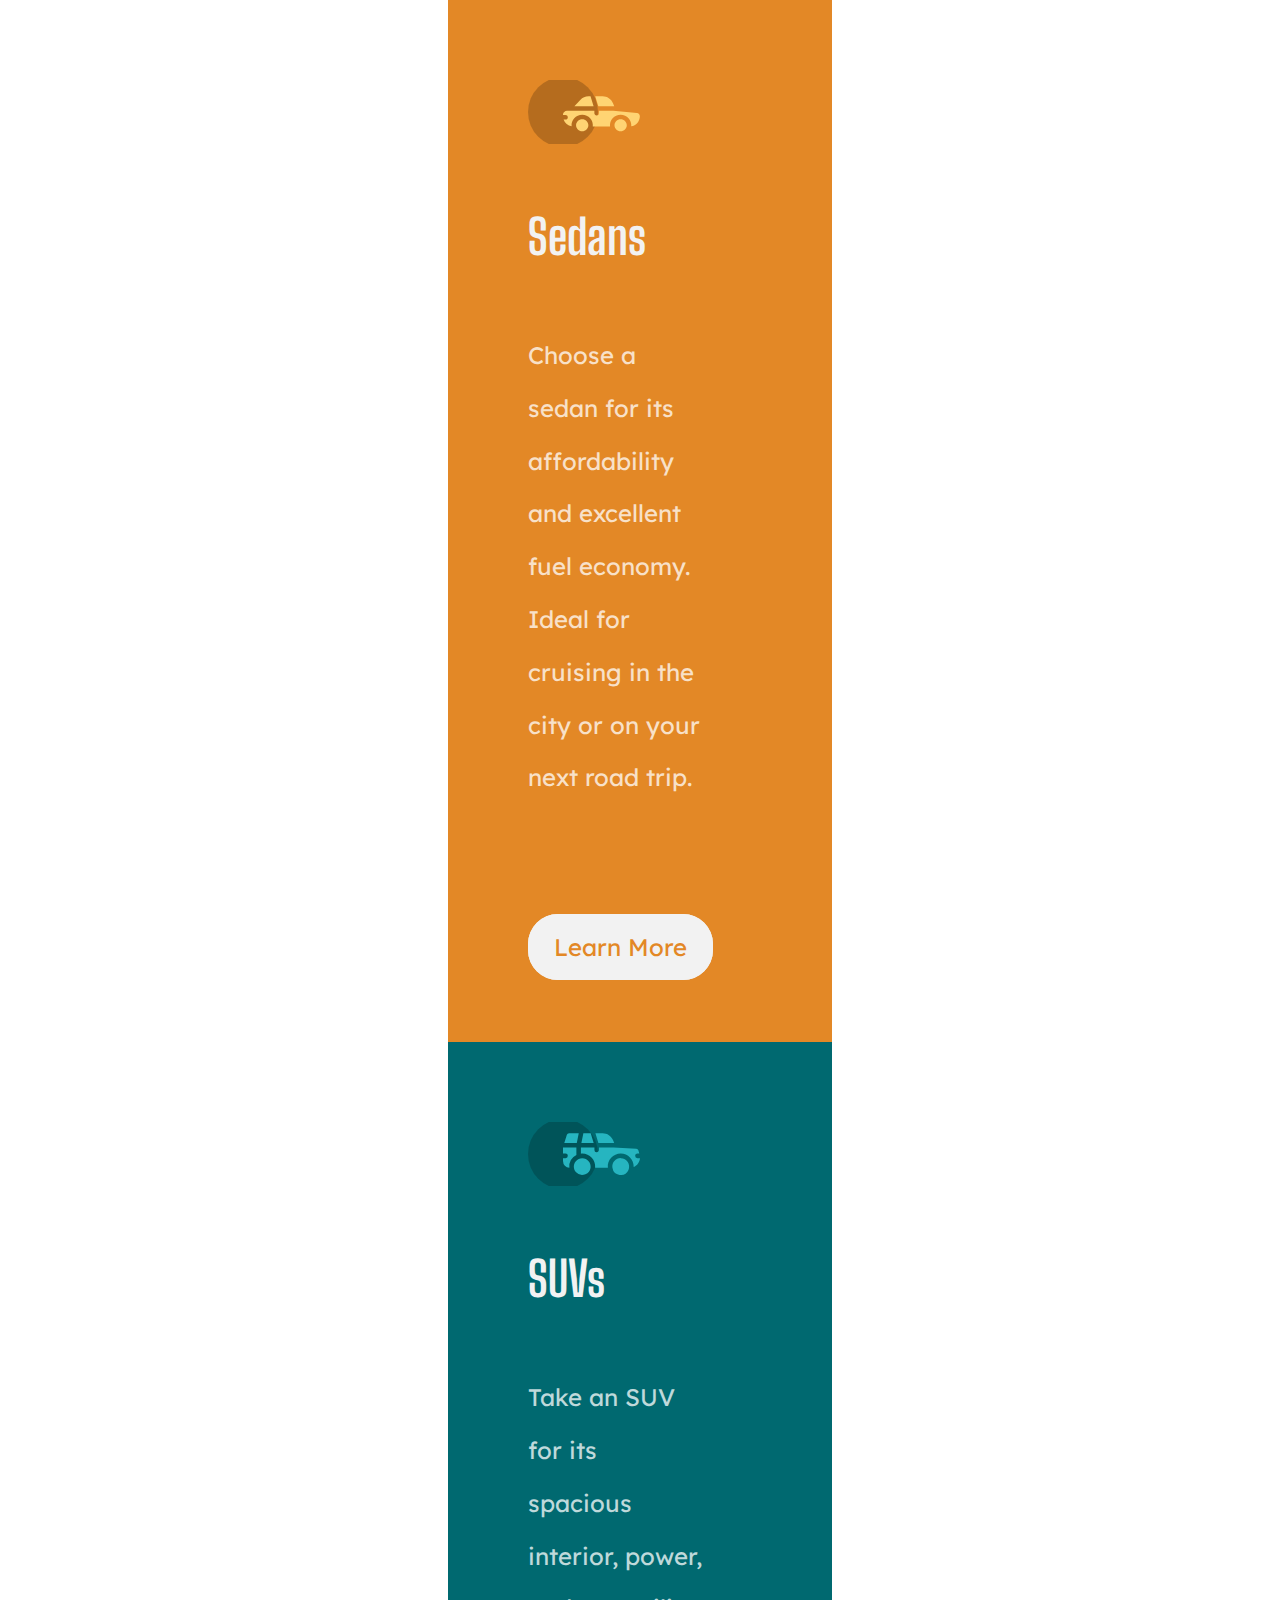
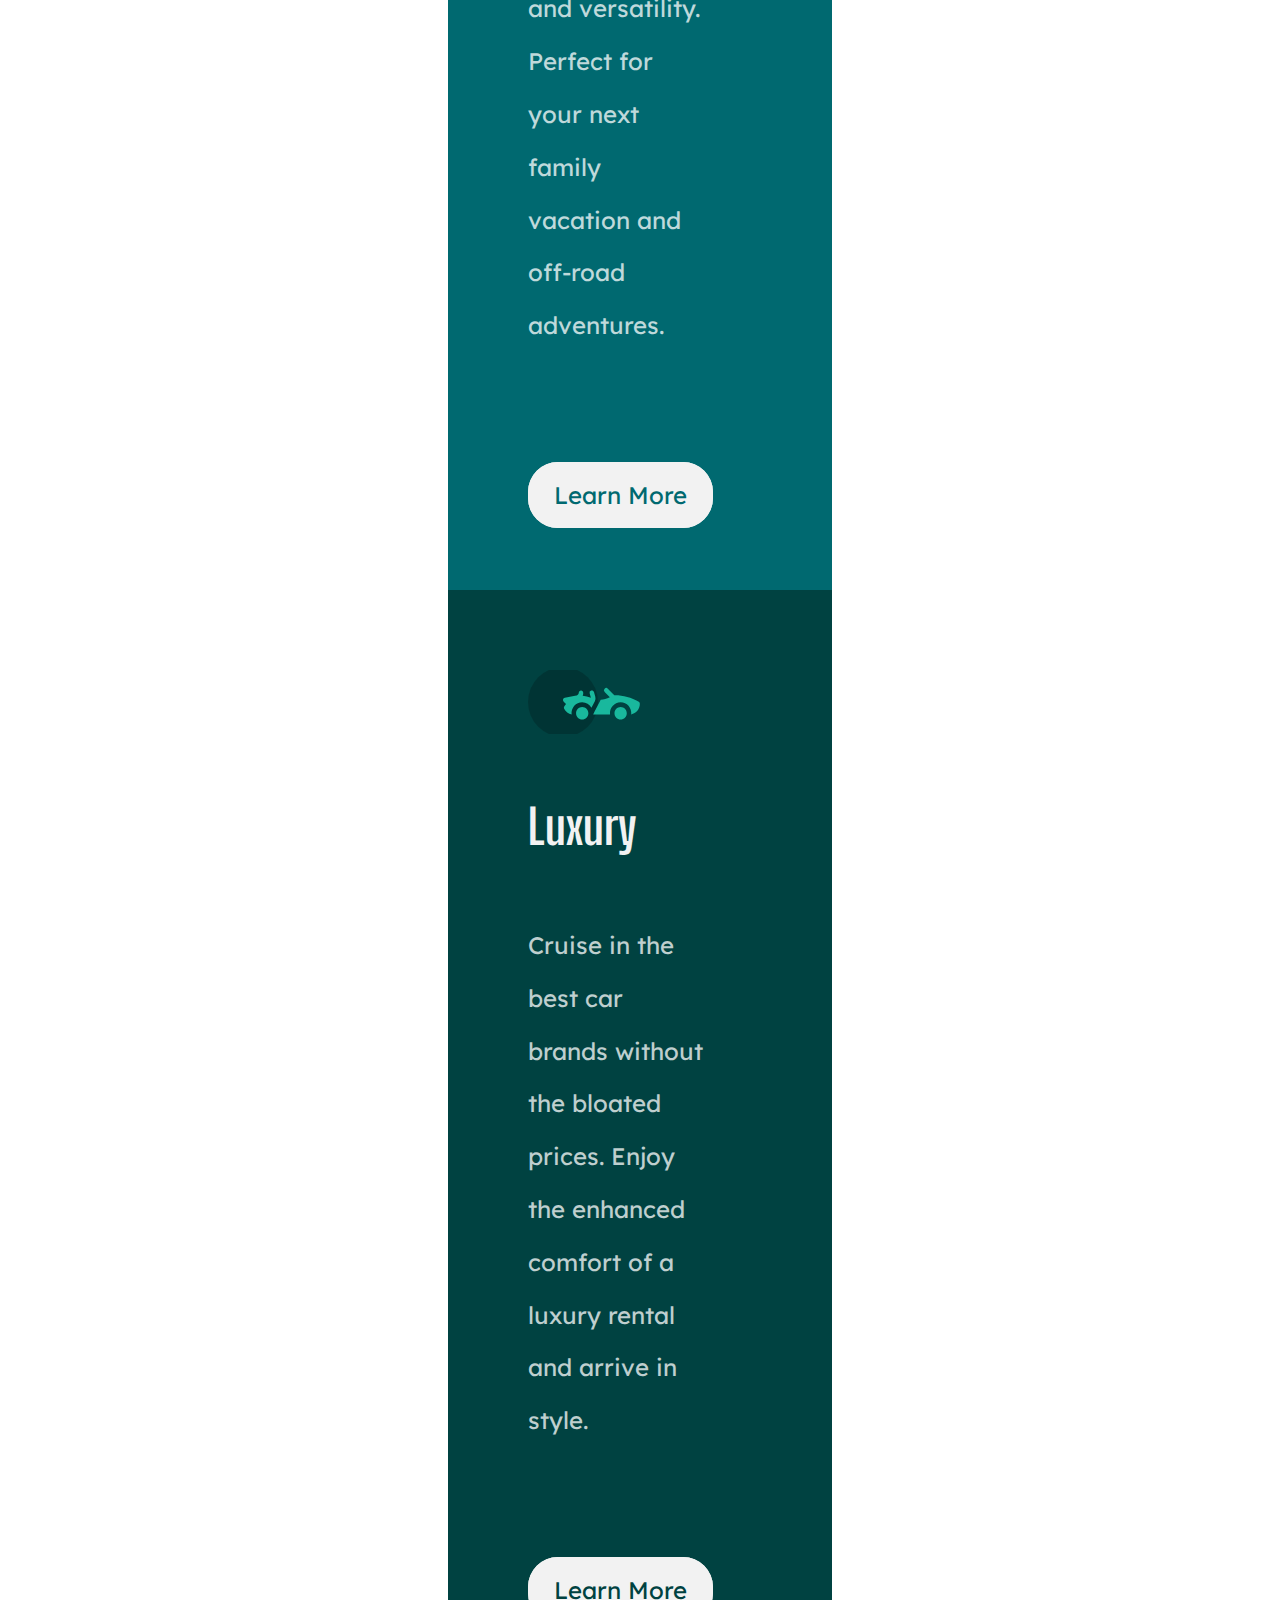
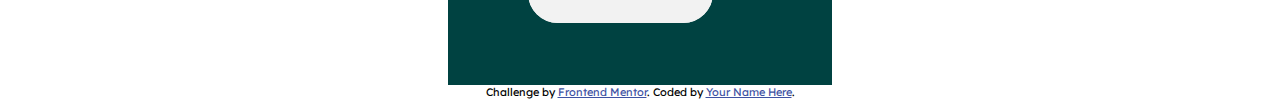
<file: 3-column-preview-card-component-main/index.html>
<!DOCTYPE html>
<html lang="en">
  <head>
    <meta charset="UTF-8" />
    <meta name="viewport" content="width=device-width, initial-scale=1.0" />
    <title>Frontend Mentor | 3-column preview card component</title>
    <!-- displays site properly based on user's device -->
    <!-- Fav Icon -->
    <link
      rel="icon"
      type="image/png"
      sizes="32x32"
      href="./images/favicon-32x32.png"
    />

    <!-- Google Font CDN -->
    <link
      href="https://fonts.googleapis.com/css2?family=Big+Shoulders+Display:wght@700&family=Inter:wght@400;700&family=Lexend+Deca&display=swap"
      rel="stylesheet"
    />

    <!-- My Style -->
    <link rel="stylesheet" href="./resources/css/style.css" />
  </head>
  <body>
    <div class="colums">
      <div class="column column-sedans">
        <div
          class="car-icon"
          style="background-image: url(./resources/images/icon-sedans.svg)"
        ></div>
        <h1>Sedans</h1>
        <p>
          Choose a sedan for its affordability and excellent fuel economy. Ideal
          for cruising in the city or on your next road trip.
        </p>
        <a href="#" class="btn btn-sedans">Learn More</a>
      </div>
      <div class="column column-suvs">
        <div
          class="car-icon"
          style="background-image: url(./resources/images/icon-suvs.svg)"
        ></div>
        <h1>SUVs</h1>
        <p>
          Take an SUV for its spacious interior, power, and versatility. Perfect
          for your next family vacation and off-road adventures.
        </p>
        <a href="#" class="btn btn-suvs">Learn More</a>
      </div>
      <div class="column column-luxury">
        <div
          class="car-icon"
          style="background-image: url(./resources/images/icon-luxury.svg)"
        ></div>
        <h1>Luxury</h1>
        <p>
          Cruise in the best car brands without the bloated prices. Enjoy the
          enhanced comfort of a luxury rental and arrive in style.
        </p>
        <a href="#" class="btn btn-luxury">Learn More</a>
      </div>
    </div>

    <div class="attribution">
      Challenge by
      <a href="https://www.frontendmentor.io?ref=challenge" target="_blank"
        >Frontend Mentor</a
      >. Coded by <a href="#">Your Name Here</a>.
    </div>
  </body>
</html>
</file>
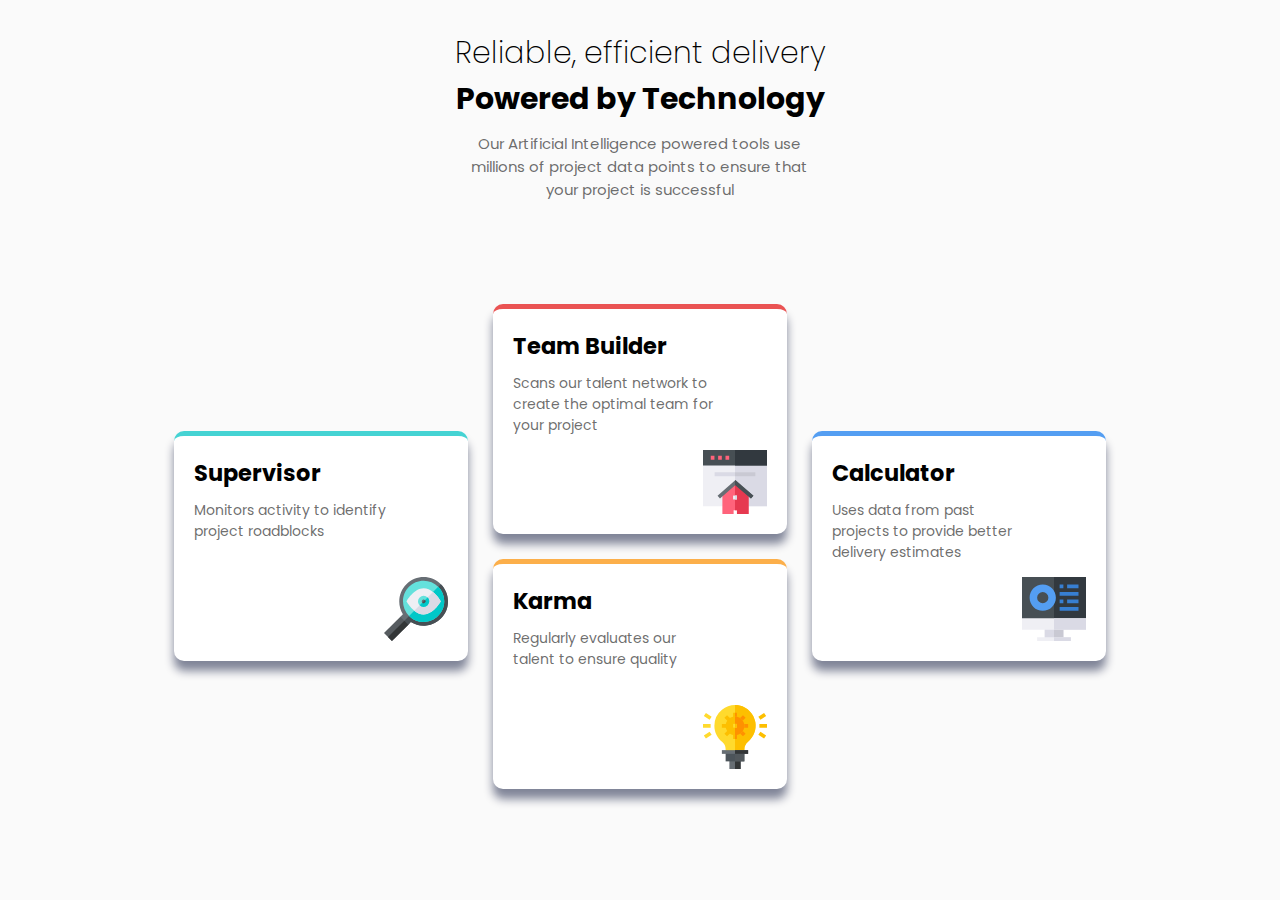
<file: four-card-feature-section-master/index.html>
<!DOCTYPE html>
<html lang="en">
  <head>
    <meta charset="UTF-8" />
    <meta name="viewport" content="width=device-width, initial-scale=1.0" />
    <title>Frontend Mentor | Four card feature section</title>
    <!-- displays site properly based on user's device -->

    <link
      rel="icon"
      type="image/png"
      sizes="32x32"
      href="./images/favicon-32x32.png"
    />

    <!-- Google font CDN -->
    <link
      href="https://fonts.googleapis.com/css2?family=Poppins:wght@200;400;600&display=swap"
      rel="stylesheet"
    />

    <link rel="stylesheet" href="./resources/css/style.css" />
  </head>
  <body>
    <div class="landing">
      <div class="hero">
        <h1>
          <span>Reliable, efficient delivery</span> <br />Powered by Technology
        </h1>
        <p>
          Our Artificial Intelligence powered tools use millions of project data
          points to ensure that your project is successful
        </p>
      </div>
      <div class="cards">
        <div class="container-side">
          <div class="card card-supervisor">
            <h2>Supervisor</h2>
            <p>Monitors activity to identify project roadblocks</p>
            <img
              src="./resources/images/icon-supervisor.svg"
              alt="Supervisor img"
            />
          </div>
        </div>
        <div class="container-middle">
          <div class="card card-teambuilder">
            <h2>Team Builder</h2>
            <p>
              Scans our talent network to create the optimal team for your
              project
            </p>
            <img
              src="./resources/images/icon-team-builder.svg"
              alt="Supervisor img"
            />
          </div>
          <div class="card card-karma">
            <h2>Karma</h2>
            <p>Regularly evaluates our talent to ensure quality</p>
            <img src="./resources/images/icon-karma.svg" alt="Supervisor img" />
          </div>
        </div>
        <div class="container-side">
          <div class="card card-calculator">
            <h2>Calculator</h2>
            <p>
              Uses data from past projects to provide better delivery estimates
            </p>
            <img
              src="./resources/images/icon-calculator.svg"
              alt="Supervisor img"
            />
          </div>
        </div>
      </div>
    </div>
  </body>
</html>
</file>
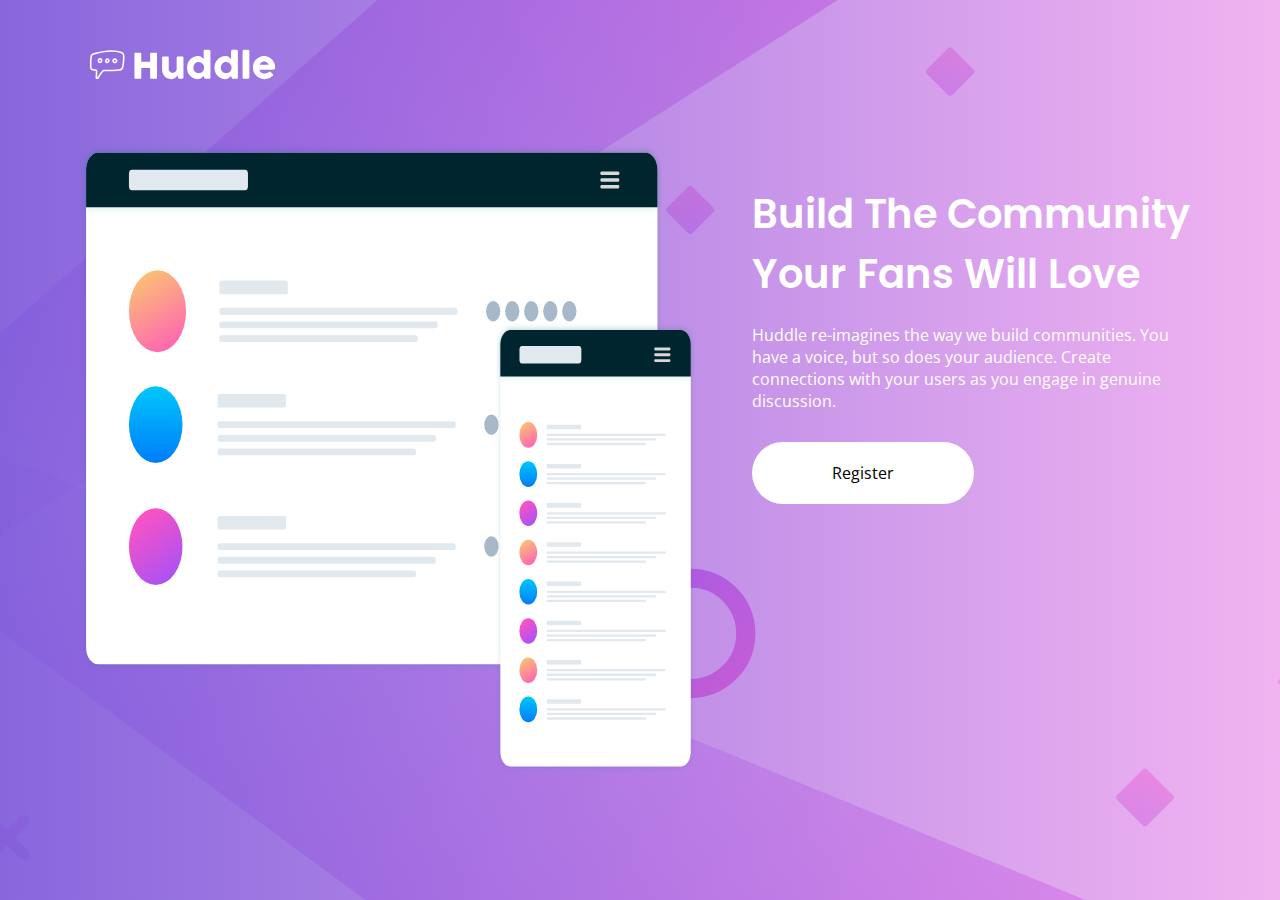
<file: huddle-landing-page-with-single-introductory-section-master/index.html>
<!DOCTYPE html>
<html lang="en">
  <head>
    <meta charset="UTF-8" />
    <meta name="viewport" content="width=device-width, initial-scale=1.0" />
    <!-- displays site properly based on user's device -->
    <title>
      Frontend Mentor | Huddle landing page with single introductory section
    </title>

    <!-- Fav Icon -->
    <link
      rel="icon"
      type="image/png"
      sizes="32x32"
      href="./images/favicon-32x32.png"
    />

    <!-- Font awesome CDN -->
    <link
      rel="stylesheet"
      href="https://use.fontawesome.com/releases/v5.15.4/css/all.css"
      integrity="sha384-DyZ88mC6Up2uqS4h/KRgHuoeGwBcD4Ng9SiP4dIRy0EXTlnuz47vAwmeGwVChigm"
      crossorigin="anonymous"
    />

    <!-- Google font CDN -->
    <link
      href="https://fonts.googleapis.com/css2?family=Open+Sans&family=Poppins:wght@400;600&display=swap"
      rel="stylesheet"
    />

    <!-- My style -->
    <link rel="stylesheet" href="./resources/css/style.css" />
  </head>
  <body>
    <div class="landing">
      <a href="#" class="Logo"
        ><img
          src="./resources/images/logo.svg"
          alt="Logo Image"
          class="logo__img"
      /></a>
      <div class="hero-box">
        <img
          src="./resources/images/illustration-mockups.svg"
          alt="Illustration Image"
          class="hero-box__img"
        />
        <div class="hero-box__text">
          <h1 class="heading-primary">
            Build The Community Your Fans Will Love
          </h1>
          <p class="paragraph">
            Huddle re-imagines the way we build communities. You have a voice,
            but so does your audience. Create connections with your users as you
            engage in genuine discussion.
          </p>
          <a href="#" class="btn">Register</a>
        </div>
      </div>
      <div class="sns-icons">
        <a href=""><i class="fab fa-facebook-square"></i></a>
        <a href=""><i class="fab fa-twitter-square"></i></a>
        <a href=""><i class="fab fa-instagram"></i></a>
      </div>
    </div>
  </body>
</html>
</file>
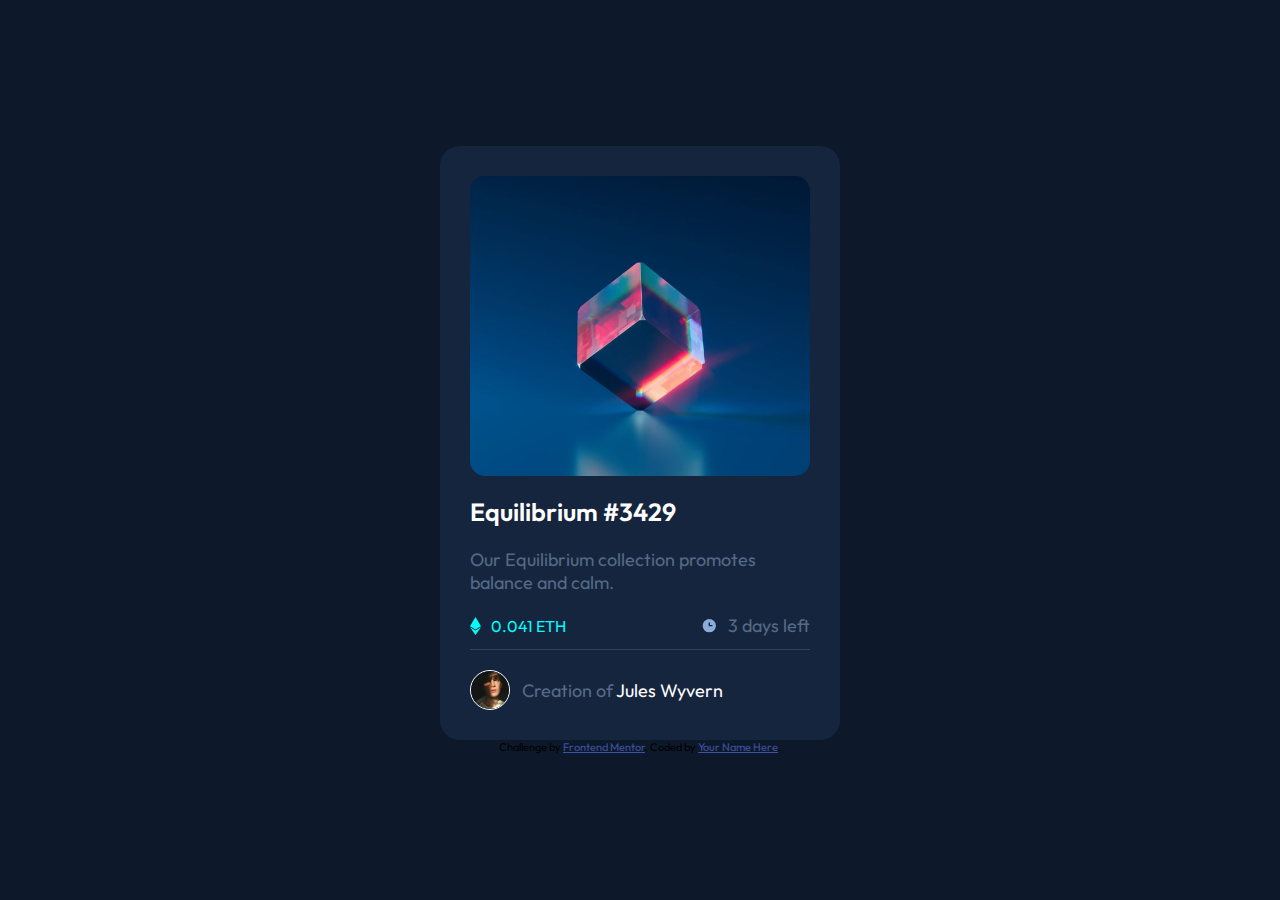
<file: nft-preview-card-component-main/index.html>
<!DOCTYPE html>
<html lang="en">
  <head>
    <meta charset="UTF-8" />
    <meta name="viewport" content="width=device-width, initial-scale=1.0" />
    <!-- displays site properly based on user's device -->

    <link
      rel="icon"
      type="image/png"
      sizes="32x32"
      href="./images/favicon-32x32.png"
    />

    <!-- Google Font CDN -->
    <link
      href="https://fonts.googleapis.com/css2?family=Lato:wght@100;300;400;700;900&family=Outfit:wght@300;400;600;700&display=swap"
      rel="stylesheet"
    />

    <title>Frontend Mentor | NFT preview card component</title>
    <link rel="stylesheet" href="./resources/css/style.css" />
  </head>
  <body>
    <div class="card">
      <div class="main">
        <img src="./resources/images/icon-view.svg" alt="Eye Icon" />
      </div>
      <h1>Equilibrium #3429</h1>
      <p class="description">
        Our Equilibrium collection promotes balance and calm.
      </p>
      <div class="price-container">
        <div class="price">
          <img
            src="./resources/images/icon-ethereum.svg"
            alt="Ethereum Icon"
          />0.041 ETH
        </div>
        <div class="due-date">
          <img src="./resources/images/icon-clock.svg" alt="Clock Icon" />
          <p>3 days left</p>
        </div>
      </div>
      <cite>
        <img src="./resources/images/image-avatar.png" alt="Avatar Img" />
        <p>Creation of <span>Jules Wyvern</span></p>
      </cite>
    </div>

    <div class="attribution">
      Challenge by
      <a href="https://www.frontendmentor.io?ref=challenge" target="_blank"
        >Frontend Mentor</a
      >. Coded by <a href="#">Your Name Here</a>.
    </div>
  </body>
</html>
</file>
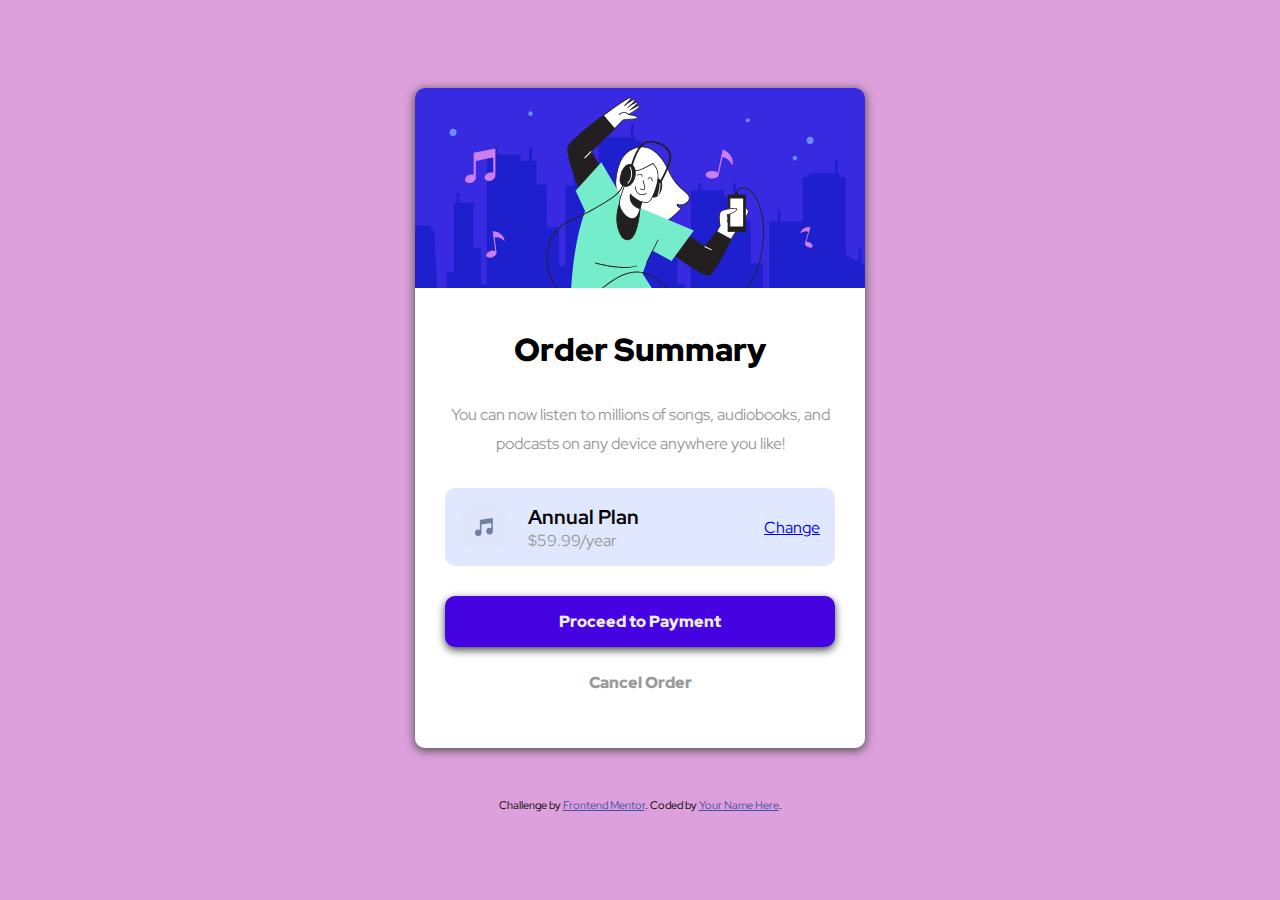
<file: order-summary-component-main/index.html>
<!DOCTYPE html>
<html lang="en">
  <head>
    <meta charset="UTF-8" />
    <meta name="viewport" content="width=device-width, initial-scale=1.0" />
    <!-- displays site properly based on user's device -->

    <link
      rel="icon"
      type="image/png"
      sizes="32x32"
      href="./images/favicon-32x32.png"
    />

    <title>Frontend Mentor | Order summary card</title>
    <!-- Google Font CDN -->
    <link
      href="https://fonts.googleapis.com/css2?family=Lato:wght@100;300;400;700;900&family=Outfit:wght@300;400;600;700&family=Red+Hat+Display:wght@500;700;900&display=swap"
      rel="stylesheet"
    />
    <!-- My Style -->
    <link rel="stylesheet" href="./sources/css/style.css" />
  </head>
  <body>
    <div class="card">
      <div class="card__header"></div>
      <div class="card__body">
        <h1 class="card__body__heading">Order Summary</h1>
        <p class="card__body__article">
          You can now listen to millions of songs, audiobooks, and podcasts on
          any device anywhere you like!
        </p>
        <div class="card__body__plan">
          <img src="./sources/images/icon-music.svg" alt="Music icon" />
          <div class="card__body__plan__details">
            <h2>Annual Plan</h2>
            <p>$59.99/year</p>
          </div>
          <a href="#">Change</a>
        </div>
        <a href="#" class="btn btn--blue">Proceed to Payment</a>
        <a href="#" class="btn btn--normal">Cancel Order</a>
      </div>
    </div>

    <div class="attribution">
      Challenge by
      <a href="https://www.frontendmentor.io?ref=challenge" target="_blank"
        >Frontend Mentor</a
      >. Coded by <a href="#">Your Name Here</a>.
    </div>
  </body>
</html>
</file>
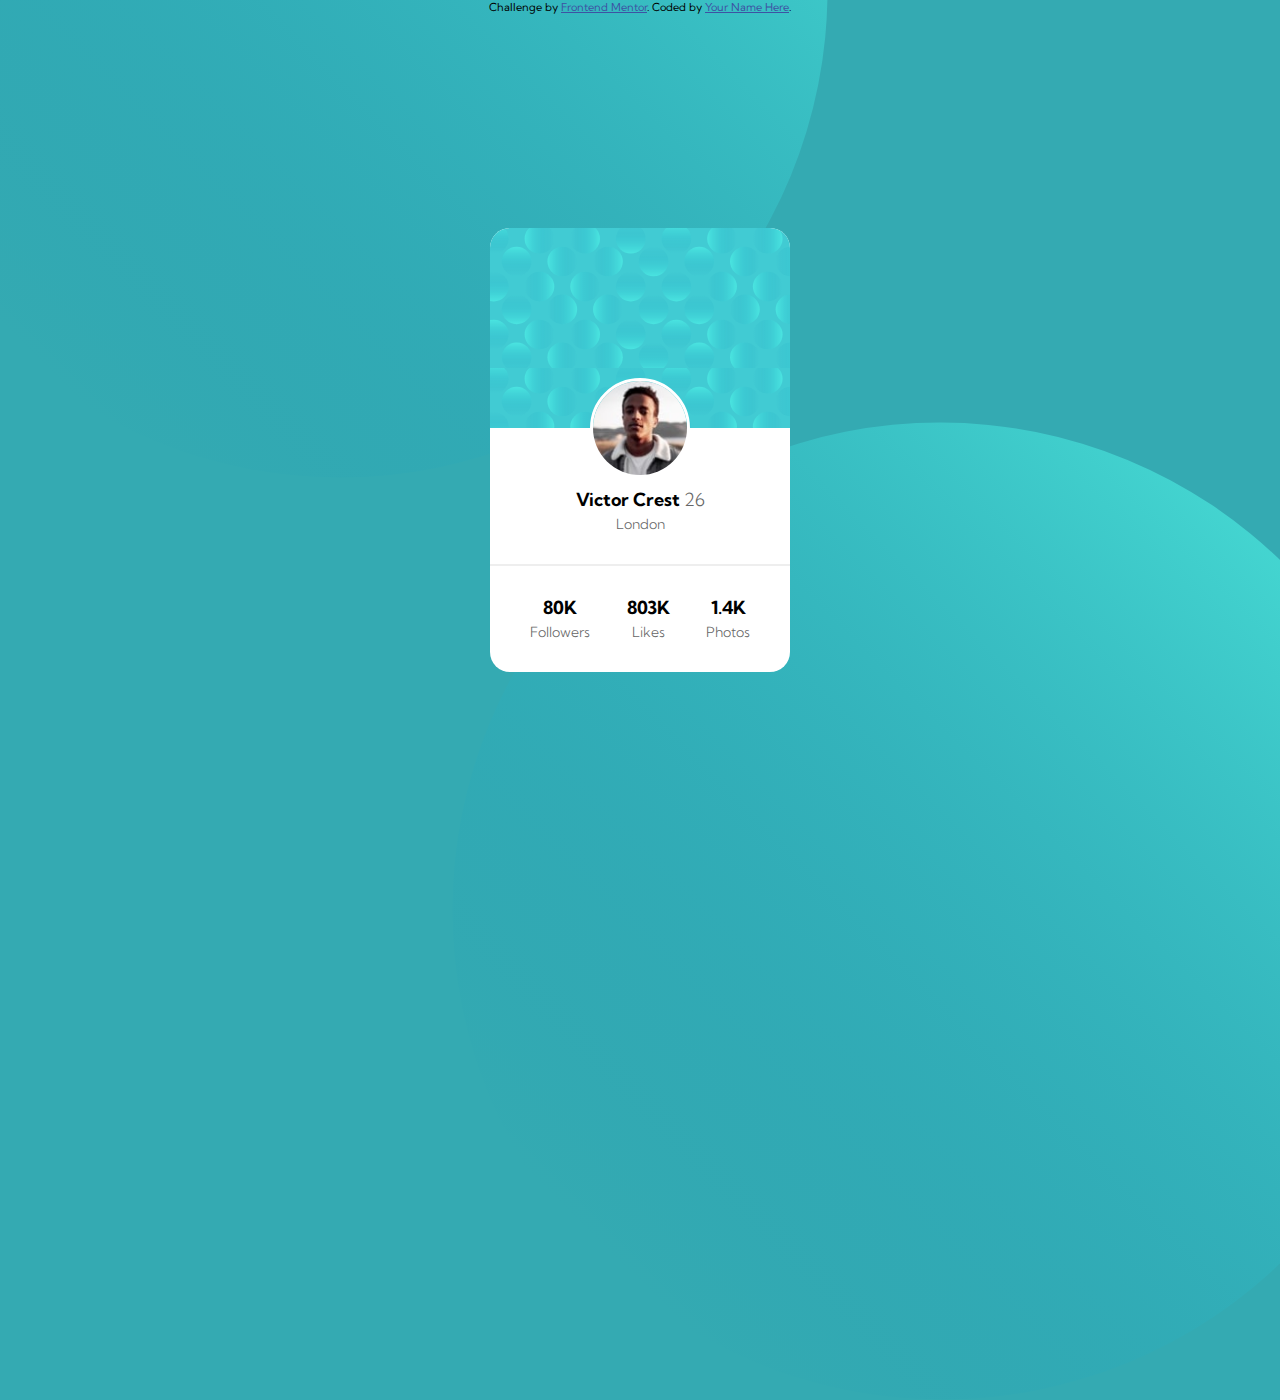
<file: profile-card-component-main/index.html>
<!DOCTYPE html>
<html lang="en">
  <head>
    <meta charset="UTF-8" />
    <meta name="viewport" content="width=device-width, initial-scale=1.0" />
    <!-- displays site properly based on user's device -->

    <!-- Fav Icon -->
    <link
      rel="icon"
      type="image/png"
      sizes="32x32"
      href="./images/favicon-32x32.png"
    />

    <!-- Google CDN -->
    <link
      href="https://fonts.googleapis.com/css2?family=Big+Shoulders+Display:wght@700&family=Inter:wght@400;700&family=Kumbh+Sans:wght@400;700&family=Lexend+Deca&display=swap"
      rel="stylesheet"
    />
    <title>Frontend Mentor | Profile card component</title>
    <link rel="stylesheet" href="./resrouces/css/style.css" />
  </head>
  <body>
    <img
      src="./resrouces/images/bg-pattern-top.svg"
      alt="background pattern img"
      class="pattern-top"
    />
    <img
      src="./resrouces/images/bg-pattern-top.svg"
      alt="background pattern img"
      class="pattern-bottom"
    />
    <div class="profile">
      <img src="./resrouces/images/image-victor.jpg" alt="image-victor" />
      <div class="profile-cover"></div>
      <div class="profile-main">
        <p>Victor Crest <span class="profile-age">26</span></p>
        <span>London</span>
      </div>
      <div class="profile-footer">
        <div class="stat">
          <p>80K</p>
          <span>Followers</span>
        </div>
        <div class="stat">
          <p>803K</p>
          <span>Likes</span>
        </div>
        <div class="stat">
          <p>1.4K</p>
          <span>Photos</span>
        </div>
      </div>
    </div>
    <div class="attribution">
      Challenge by
      <a href="https://www.frontendmentor.io?ref=challenge" target="_blank"
        >Frontend Mentor</a
      >. Coded by <a href="#">Your Name Here</a>.
    </div>
  </body>
</html>
</file>
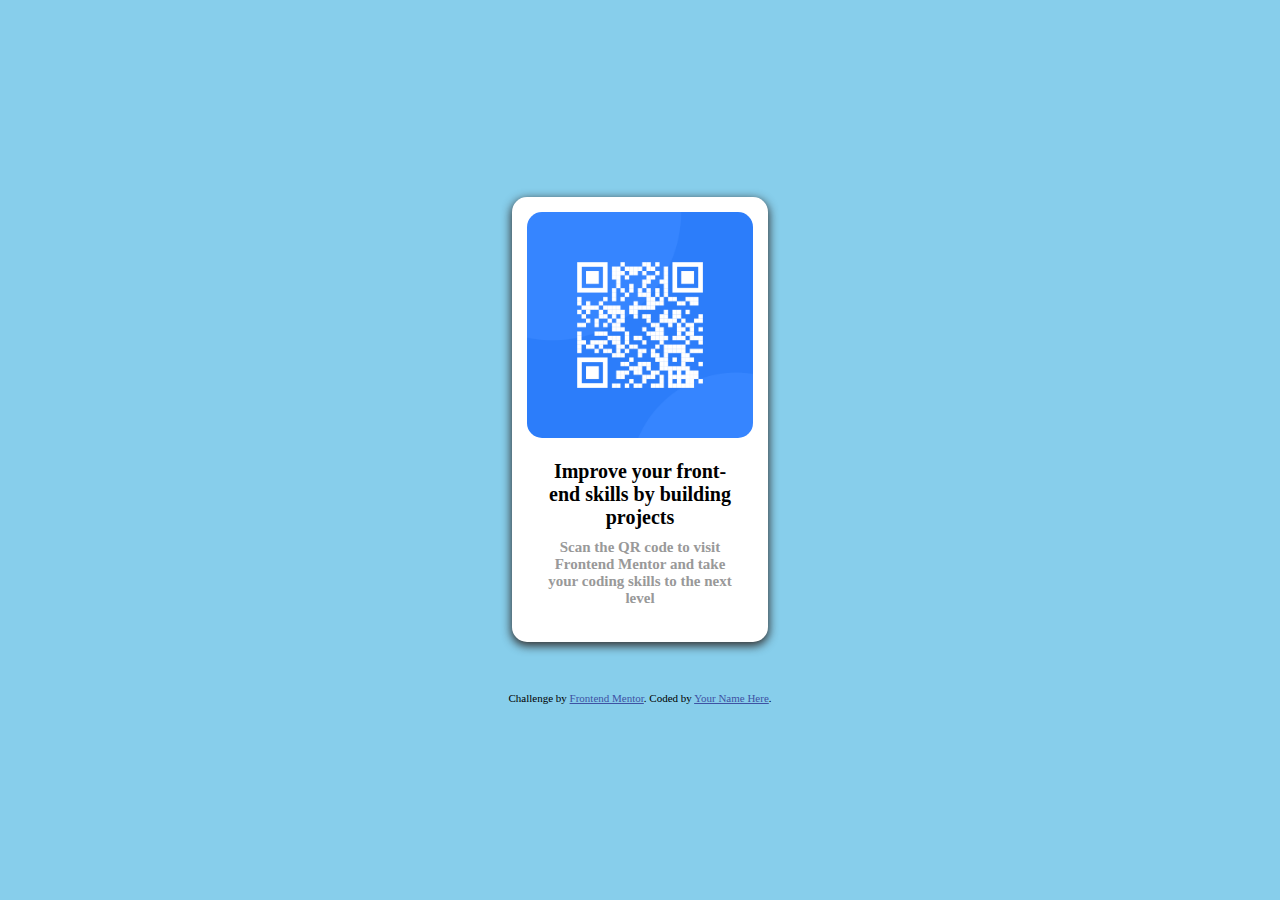
<file: qr-code-component-main/index.html>
<!DOCTYPE html>
<html lang="en">
  <head>
    <meta charset="UTF-8" />
    <meta name="viewport" content="width=device-width, initial-scale=1.0" />
    <!-- displays site properly based on user's device -->

    <link
      rel="icon"
      type="image/png"
      sizes="32x32"
      href="./images/favicon-32x32.png"
    />

    <title>Frontend Mentor | QR code component</title>
    <!-- Google Font -->
    <link
      href="https://fonts.googleapis.com/css2?family=Lato:wght@100;300;400;700;900&family=Outfit:wght@400;700&display=swap"
      rel="stylesheet"
    />

    <!-- Feel free to remove these styles or customise in your own stylesheet 👍 -->
    <link rel="stylesheet" href="./resources/css/style.css" />
    <link rel="stylesheet" href="./resources/css/media.css" />
  </head>
  <body>
    <div class="card">
      <img src="./resources/images/image-qr-code.png" alt="QR image" />
      <div class="card-container">
        <h1>Improve your front-end skills by building projects</h1>
        <p>
          Scan the QR code to visit Frontend Mentor and take your coding skills
          to the next level
        </p>
      </div>
    </div>

    <div class="attribution">
      Challenge by
      <a href="https://www.frontendmentor.io?ref=challenge" target="_blank"
        >Frontend Mentor</a
      >. Coded by <a href="#">Your Name Here</a>.
    </div>
  </body>
</html>
</file>
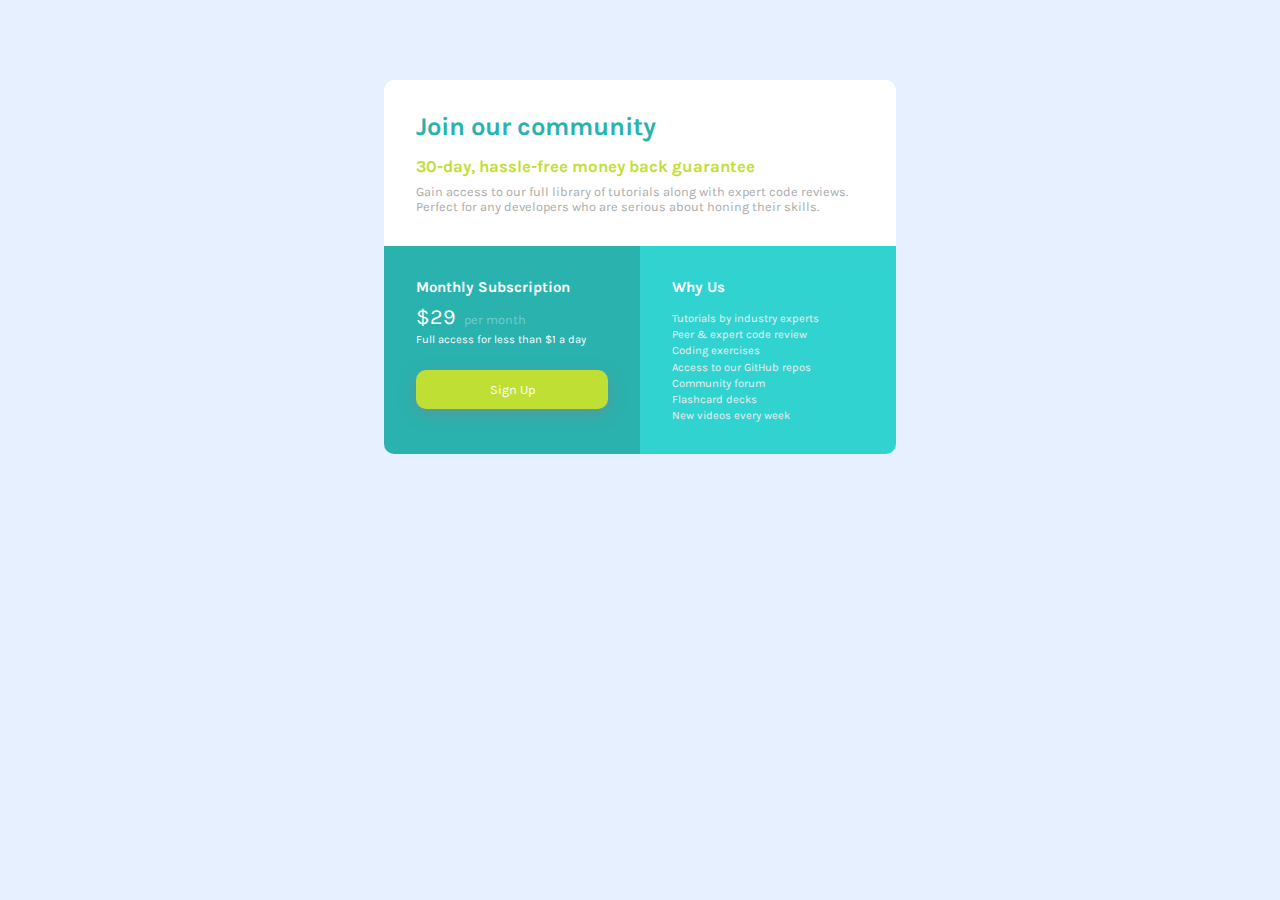
<file: single-price-grid-component-master/index.html>
<!DOCTYPE html>
<html lang="en">
  <head>
    <meta charset="UTF-8" />
    <meta name="viewport" content="width=device-width, initial-scale=1.0" />
    <!-- displays site properly based on user's device -->
    <title>Frontend Mentor | Single Price Grid Component</title>

    <!-- Google Font -->
    <link
      href="https://fonts.googleapis.com/css2?family=Karla:wght@400;700&display=swap"
      rel="stylesheet"
    />

    <!-- Fav Icon -->
    <link
      rel="icon"
      type="image/png"
      sizes="32x32"
      href="./images/favicon-32x32.png"
    />

    <!-- My style -->
    <link rel="stylesheet" href="./resources/style.css" />
  </head>
  <body>
    <div class="grid-container">
      <div class="heading">
        <h1>Join our community</h1>
        <h2>30-day, hassle-free money back guarantee</h2>
        <p>
          Gain access to our full library of tutorials along with expert code
          reviews. Perfect for any developers who are serious about honing their
          skills.
        </p>
      </div>
      <div class="row-container">
        <div class="column-1">
          <h3>Monthly Subscription</h3>
          <p class="price"><span>&dollar;29</span>per month</p>
          <p>Full access for less than &dollar;1 a day</p>
          <a href="#" class="btn">Sign Up</a>
        </div>
        <div class="column-2">
          <h3>Why Us</h3>
          <ul>
            <li>Tutorials by industry experts</li>
            <li>Peer &amp; expert code review</li>
            <li>Coding exercises</li>
            <li>Access to our GitHub repos</li>
            <li>Community forum</li>
            <li>Flashcard decks</li>
            <li>New videos every week</li>
          </ul>
        </div>
      </div>
    </div>
  </body>
</html>
</file>
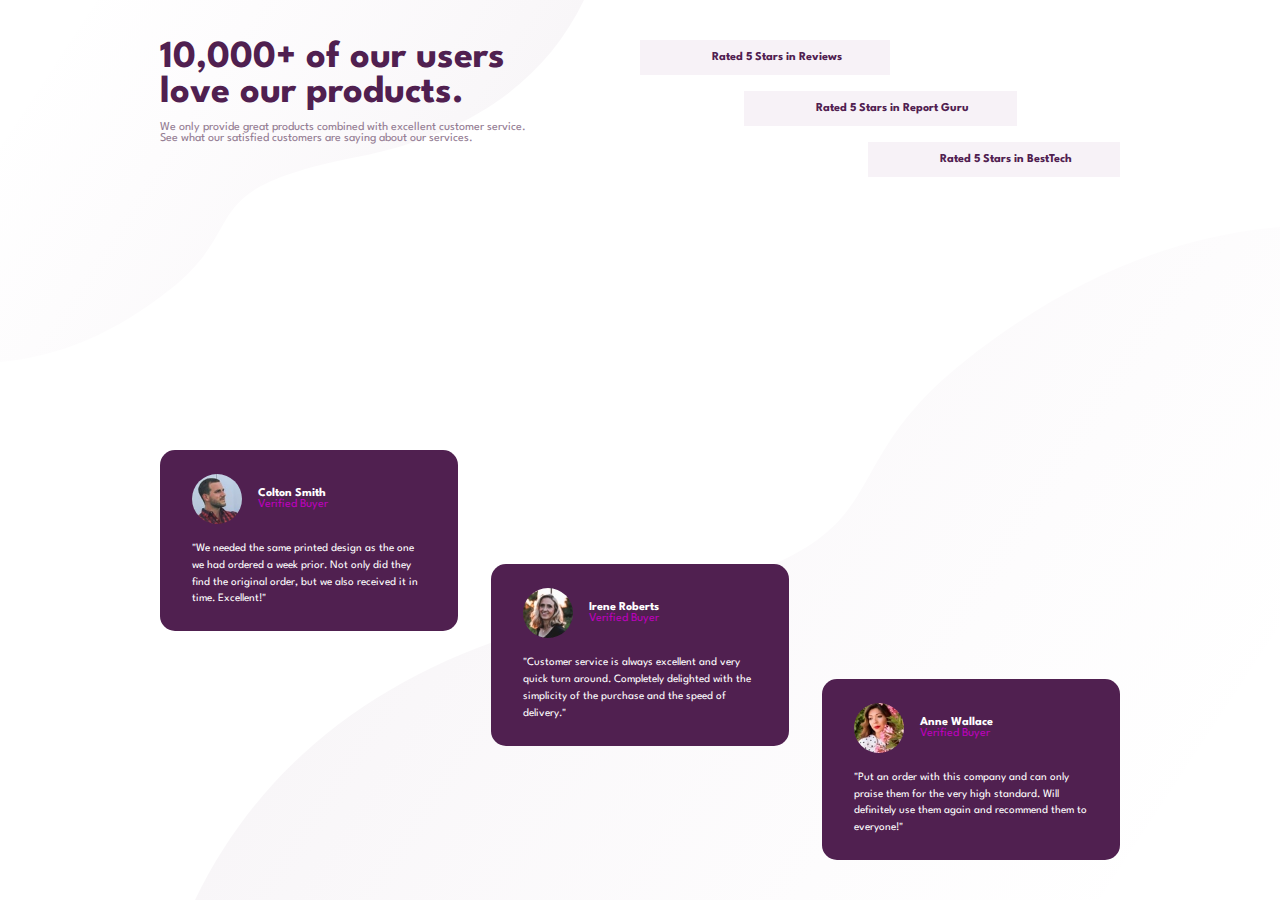
<file: social-proof-section-master/index.html>
<!DOCTYPE html>
<html lang="en">
  <head>
    <meta charset="UTF-8" />
    <meta name="viewport" content="width=device-width, initial-scale=1.0" />
    <title>Frontend Mentor | Social proof section</title>
    <!-- displays site properly based on user's device -->
    <!-- Favicon -->
    <link
      rel="icon"
      type="image/png"
      sizes="32x32"
      href="./images/favicon-32x32.png"
    />

    <!-- Google Font -->
    <link
      href="https://fonts.googleapis.com/css2?family=Big+Shoulders+Display:wght@700&family=Inter:wght@400;700&family=Kumbh+Sans:wght@400;700&family=Lexend+Deca&family=Spartan:wght@400;500;700&display=swap"
      rel="stylesheet"
    />

    <!-- Fontawesome CDN -->
    <link
      rel="stylesheet"
      href="https://use.fontawesome.com/releases/v5.15.4/css/all.css"
      integrity="sha384-DyZ88mC6Up2uqS4h/KRgHuoeGwBcD4Ng9SiP4dIRy0EXTlnuz47vAwmeGwVChigm"
      crossorigin="anonymous"
    />

    <!-- My style -->
    <link rel="stylesheet" href="./resources/css/style.css" />
  </head>
  <body>
    <div class="bg-top"></div>
    <!-- <div class="bg-bottom"></div> -->
    <img
      src="./resources/images/bg-pattern-bottom-desktop.svg"
      alt="bg-patter for bottom"
      class="img-bottom"
    />
    <div class="landing">
      <div class="container">
        <div class="hero">
          <h1>10,000+ of our users love our products.</h1>
          <p>
            We only provide great products combined with excellent customer
            service. See what our satisfied customers are saying about our
            services.
          </p>
        </div>
        <div class="rates">
          <div class="rate rate-review">
            <div class="stars">
              <i class="fas fa-star"></i><i class="fas fa-star"></i
              ><i class="fas fa-star"></i><i class="fas fa-star"></i
              ><i class="fas fa-star"></i>
            </div>
            <p>Rated 5 Stars in Reviews</p>
          </div>
          <div class="rate rate-guru">
            <div class="stars">
              <i class="fas fa-star"></i><i class="fas fa-star"></i
              ><i class="fas fa-star"></i><i class="fas fa-star"></i
              ><i class="fas fa-star"></i>
            </div>
            <p>Rated 5 Stars in Report Guru</p>
          </div>
          <div class="rate rate-besttech">
            <div class="stars">
              <i class="fas fa-star"></i><i class="fas fa-star"></i
              ><i class="fas fa-star"></i><i class="fas fa-star"></i
              ><i class="fas fa-star"></i>
            </div>
            <p>Rated 5 Stars in BestTech</p>
          </div>
        </div>
      </div>
      <div class="testimonials">
        <div class="testimonial testimonial-smith">
          <cite class="profile">
            <img src="./resources/images/image-colton.jpg" alt="Colton Smith" />
            <div class="name">
              <h2>Colton Smith</h2>
              <span>Verified Buyer</span>
            </div>
          </cite>
          <p>
            "We needed the same printed design as the one we had ordered a week
            prior. Not only did they find the original order, but we also
            received it in time. Excellent!"
          </p>
        </div>
        <div class="testimonial testimonial-roberts">
          <cite class="profile">
            <img src="./resources/images/image-irene.jpg" alt="Irene Roberts" />
            <div class="name">
              <h2>Irene Roberts</h2>
              <span>Verified Buyer</span>
            </div>
          </cite>
          <p>
            "Customer service is always excellent and very quick turn around.
            Completely delighted with the simplicity of the purchase and the
            speed of delivery."
          </p>
        </div>
        <div class="testimonial testimonial-wallace">
          <cite class="profile">
            <img src="./resources/images/image-anne.jpg" alt="Anne Wallace" />
            <div class="name">
              <h2>Anne Wallace</h2>
              <span>Verified Buyer</span>
            </div>
          </cite>
          <p>
            "Put an order with this company and can only praise them for the
            very high standard. Will definitely use them again and recommend
            them to everyone!"
          </p>
        </div>
      </div>
    </div>
  </body>
</html>
</file>
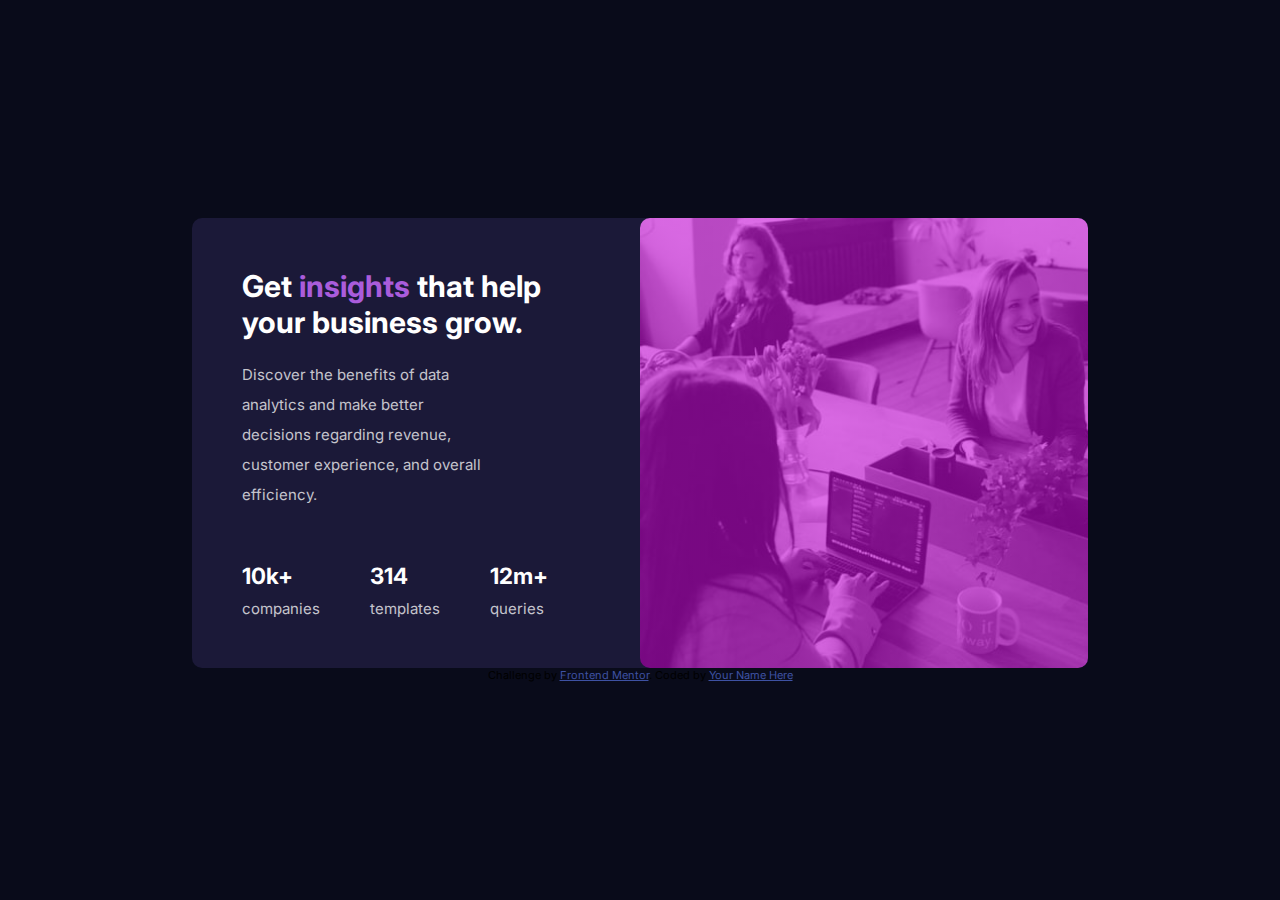
<file: stats-preview-card-component-main/index.html>
<!DOCTYPE html>
<html lang="en">
  <head>
    <meta charset="UTF-8" />
    <meta name="viewport" content="width=device-width, initial-scale=1.0" />
    <!-- displays site properly based on user's device -->
    <!-- Google Font -->
    <link
      href="https://fonts.googleapis.com/css2?family=Inter:wght@400;700&family=Lexend+Deca&display=swap"
      rel="stylesheet"
    />
    <!-- Fav Icon -->
    <link
      rel="icon"
      type="image/png"
      sizes="32x32"
      href="./images/favicon-32x32.png"
    />
    <!-- My Style -->
    <link rel="stylesheet" href="./resources/css/style.css" />
    <title>Frontend Mentor | Stats preview card component</title>
  </head>
  <body>
    <div class="card">
      <div class="card-article">
        <div class="heading-container">
          <h1>Get <span>insights</span> that help your business grow.</h1>
          <p>
            Discover the benefits of data analytics and make better decisions
            regarding revenue, customer experience, and overall efficiency.
          </p>
        </div>
        <div class="card-statistic">
          <div class="statistic-companies">
            <h2>10k+</h2>
            <p>companies</p>
          </div>
          <div class="statistic-templates">
            <h2>314</h2>
            <p>templates</p>
          </div>
          <div class="statistic-queries">
            <h2>12m+</h2>
            <p>queries</p>
          </div>
        </div>
      </div>
      <div class="card-img"></div>
    </div>

    <div class="attribution">
      Challenge by
      <a href="https://www.frontendmentor.io?ref=challenge" target="_blank"
        >Frontend Mentor</a
      >. Coded by <a href="#">Your Name Here</a>
    </div>
  </body>
</html>
</file>
<file: 3-column-preview-card-component-main/resources/css/style.css>
/* ************************************* */
/* General Style */
/* ************************************* */
* {
  padding: 0;
  margin: 0;
  box-sizing: border-box;
}

html {
  font-size: 100%;
}

body {
  display: flex;
  height: 100%;
  align-items: center;
  flex-direction: column;
  font: 1.5rem "Lexend Deca", sans-serif;
}

/* ************************************* */
/* Colums Style */
/* ************************************* */
.colums {
  min-width: 375px;
  width: 70%;
  display: flex;
  border-radius: 10px;
  color: hsla(0, 0%, 100%, 0.75);
}

.column {
  padding: 5rem;
}

.column-sedans {
  background-color: hsl(31, 77%, 52%);
}

.column-suvs {
  background-color: hsl(184, 100%, 22%);
}

.column-luxury {
  background-color: hsl(179, 100%, 13%);
}

.car-icon {
  width: 7rem;
  height: 4rem;
  background-position: center;
  background-size: cover;
}

h1 {
  font-family: "Big Shoulders Display", cursive;
  margin: 4rem 0;
  color: hsl(0, 0%, 95%);
}

.column p {
  width: 80%;
  line-height: 2.2;
  margin-bottom: 8rem;
}

.btn {
  background-color: hsl(0, 0%, 95%);
  text-decoration: none;
  padding: 1.5rem 4rem;
  border: solid 2px hsl(0, 0%, 95%);
  border-radius: 30px;
}

.btn:hover {
  background-color: transparent;
  color: hsl(0, 0%, 95%);
}

.btn-sedans {
  color: hsl(31, 77%, 52%);
}

.btn-suvs {
  color: hsl(184, 100%, 22%);
}

.btn-luxury {
  color: hsl(179, 100%, 13%);
}

/* ************************************* */
/* Media Style */
/* ************************************* */
@media only screen and (max-width: 1900px) {
  .colums {
    flex-direction: column;
    justify-content: center;
    width: 30%;
  }
}

@media only screen and (max-width: 1450px) {
  .btn {
    padding: 1rem 1.5rem;
  }
}

/* ************************************* */
/* Atribution Style */
/* ************************************* */
.attribution {
  font-size: 11px;
  text-align: center;
}
.attribution a {
  color: hsl(228, 45%, 44%);
}
</file>
<file: four-card-feature-section-master/resources/css/style.css>
/* ********************************************* */
/* General Style */
/* ********************************************* */
* {
  box-sizing: border-box;
  padding: 0;
  margin: 0;
}

html {
  font-size: 62.5%;
}

body {
  background-color: hsl(0, 0%, 98%);
  font: 1.5rem "Poppins", sans-serif;
}

/* ********************************************* */
/* Landing Page Style */
/* ********************************************* */
.landing {
  display: flex;
  flex-direction: column;
  align-items: center;
  padding: 3rem 15rem;
}

h1,
.hero p {
  text-align: center;
}

p {
  color: hsla(0, 0%, 18%, 0.703);
}

h1 span {
  font-weight: 200;
}

.hero > p {
  width: 40%;
  margin: 1rem auto 3rem;
}

.cards {
  height: 70vh;
  display: flex;
  justify-content: center;
  gap: 2.5rem;
}

.container-side {
  flex-basis: 30%;
  display: flex;
  align-items: center;
}

.container-middle {
  flex-basis: 30%;
  display: flex;
  gap: 2.5rem;
  justify-content: center;
  flex-direction: column;
}

.card {
  position: relative;
  background-color: #fff;
  width: 100%;
  padding: 2rem;
  height: 23rem;
  border-radius: 10px;
  box-shadow: 0 10px 10px 0px rgb(128, 133, 152);
}

.card-supervisor {
  border-top: solid 5px hsl(180, 62%, 55%);
}

.card-teambuilder {
  border-top: solid 5px hsl(0, 78%, 62%);
}

.card-karma {
  border-top: solid 5px hsl(34, 97%, 64%);
}

.card-calculator {
  border-top: solid 5px hsl(212, 86%, 64%);
}

.card p {
  margin-top: 1rem;
  font-size: 1.4rem;
  width: 80%;
}

.card img {
  position: absolute;
  right: 2rem;
  bottom: 2rem;
}

/* Media Quaries */
@media only screen and (max-width: 1200px) {
  html {
    font-size: 55%;
  }

  .hero > p {
    width: 60%;
    margin: 1rem auto 8rem;
  }

  .cards {
    flex-direction: column;
  }

  .card {
    width: 100%;
    height: 15rem;
  }

  .container-side {
    align-items: center;
  }

  img {
    width: 50px;
  }
}

@media only screen and (max-width: 710px) {
  html {
    font-size: 45%;
  }

  .landing {
    padding: 3rem 8rem;
  }

  .hero > p {
    width: 60%;
    margin: 1rem auto 5rem;
  }

  img {
    width: 30px;
  }
}
</file>
<file: huddle-landing-page-with-single-introductory-section-master/resources/css/style.css>
/* ************************************************ */
/* General Style */
/* ************************************************ */
* {
  box-sizing: border-box;
  padding: 0;
  margin: 0;
}

html {
  font-size: 62.5%;
  scroll-behavior: smooth;
}

body {
  font: 1.6rem "Open Sans", sans-serif;
  color: #fff;
}

/* ************************************************ */
/* Landing Style */
/* ************************************************ */
.landing {
  background: linear-gradient(
      90deg,
      rgba(106, 64, 212, 0.8),
      rgba(232, 130, 232, 0.6)
    ),
    url("../images/bg-desktop.svg") center/cover no-repeat;
  height: 100vh;
  padding: 4rem 12rem;
}

.logo__img {
  width: 20rem;
}

.hero-box {
  display: flex;
  justify-content: space-between;
  margin-top: 5rem;
  height: 70vh;
}

.hero-box__img {
  flex-basis: 50%;
}

.hero-box__text {
  padding-top: 4rem;
  flex-basis: 40%;
}

.heading-primary {
  font: 600 4rem "Poppins", sans-serif;
}

.paragraph {
  margin: 2rem 0 3rem;
}

.btn {
  display: inline-block;
  padding: 2rem 8rem;
  background-color: #fff;
  text-decoration: none;
  color: #000;
  border-radius: 50px;
}

.sns-icons {
  float: right;
}

.sns-icons a {
  color: #fff;
  font-size: 3rem;
}

.sns-icons a:not(:last-child) {
  margin-right: 1.5rem;
}

/* ************************************************ */
/* Media Queries */
/* ************************************************ */
@media only screen and (max-width: 1500px) {
  .landing {
    padding: 4rem 8rem;
  }

  .hero-box__img {
    width: 55%;
  }

  .hero-box__text {
    padding-top: 4rem;
    flex-basis: 40%;
  }
}

@media only screen and (max-width: 1200px) {
  html {
    font-size: 57%;
  }

  .landing {
    padding: 4rem;
  }
}

@media only screen and (max-width: 950px) {
  html {
    font-size: 52%;
  }
}

@media only screen and (max-width: 760px) {
  html {
    font-size: 50%;
  }

  .landing {
    padding: 4rem 4rem 0;
  }

  .hero-box {
    align-items: center;
    flex-direction: column;
  }

  .hero-box__img {
    width: 60%;
  }

  .hero-box__text {
    padding-top: 4rem;
    width: 80%;
    text-align: center;
  }

  .sns-icons {
    float: none;
    text-align: center;
    margin-top: 6rem;
  }
}

@media only screen and (max-width: 600px) {
  html {
    font-size: 45%;
  }

  .hero-box__img {
    width: 80%;
  }

  .heading-primary {
    font: 600 3.5rem "Poppins", sans-serif;
  }
}
</file>
<file: nft-preview-card-component-main/resources/css/style.css>
/* ********************************** */
/* General Style */
/* ********************************** */
* {
  box-sizing: border-box;
  padding: 0;
  margin: 0;
}

html {
  font-size: 62.5%;
}

body {
  display: flex;
  justify-content: center;
  align-items: center;
  flex-direction: column;
  height: 100vh;
  font: 1.6rem "Outfit", sans-serif;
  background-color: hsl(217, 54%, 11%);
}

/* ********************************** */
/* Card Style */
/* ********************************** */
.card {
  min-width: 40rem;
  width: 22%;
  padding: 3rem;
  border-radius: 20px;
  background-color: hsl(216, 50%, 16%);
}

.main {
  position: relative;
  height: 30rem;
  border-radius: 15px;
  background: linear-gradient(rgba(0, 255, 255, 0), rgba(0, 255, 255, 0)),
    url("../images/image-equilibrium.jpg") center/cover;
  transition: 0.5s linear;
}

.main img {
  position: absolute;
  top: 50%;
  left: 50%;
  transform: translate(-50%, -50%);
  opacity: 0;
  transition: 0.2s linear;
}

.main:hover {
  background: linear-gradient(rgba(0, 255, 255, 0.5), rgba(0, 255, 255, 0.5)),
    url("../images/image-equilibrium.jpg") center/cover;
}

.main:hover img {
  opacity: 1;
}

h1 {
  color: hsl(0, 0%, 100%);
  font-weight: 600;
  font-size: 2.5rem;
  margin: 2rem 0;
  transition: 0.2s linear;
}

h1:hover,
.price,
cite span:hover {
  color: aqua;
}

p {
  font-size: 1.8rem;
  font-weight: 400;
  color: hsl(214, 22%, 43%);
}

.price-container {
  margin-top: 2rem;
  border-bottom: solid 1px hsl(215, 32%, 27%);
  padding-bottom: 1.2rem;
}

.price-container,
.price,
.due-date {
  display: flex;
  justify-content: space-between;
  align-items: center;
}

.price-container img {
  margin-right: 1rem;
}

cite {
  display: flex;
  align-items: center;
  margin-top: 2rem;
  font-style: normal;
}

cite img {
  margin-right: 1.2rem;
  width: 4rem;
  height: 4rem;
  border-radius: 50%;
  border: solid 1px hsl(0, 0%, 100%);
}

cite span {
  color: hsl(0, 0%, 100%);
  transition: 0.2s linear;
}

/* ********************************** */
/* Atribution Style */
/* ********************************** */
.attribution {
  font-size: 11px;
  text-align: center;
}
.attribution a {
  color: hsl(228, 45%, 44%);
}

/* ********************************** */
/* Media Queries */
/* ********************************** */
@media only screen and (max-width: 1200px) {
  html {
    font-size: 50%;
  }
}

@media only screen and (max-width: 800px) {
  html {
    font-size: 40%;
  }
}
</file>
<file: order-summary-component-main/sources/css/style.css>
/* ************************************************ */
/* General Style */
/* ************************************************ */
* {
  box-sizing: border-box;
  padding: 0;
  margin: 0;
}

html {
  font-size: 62.5%;
}

body {
  height: 100vh;
  font: 1.6rem "Red Hat Display", sans-serif;
  background-color: plum;
  display: flex;
  flex-direction: column;
  justify-content: center;
  align-items: center;
}

/* ************************************************ */
/* Utility Style */
/* ************************************************ */
.card p,
.btn--normal {
  color: #999;
}

h2 {
  font-size: 2rem;
}

.btn {
  display: block;
  width: 100%;
  padding: 1.5rem 0;
  border: none;
  border-radius: 10px;
  font-weight: 900;
}

a.btn {
  text-decoration: none;
}

.btn--blue {
  color: #eee;
  background-color: hsl(258, 97%, 45%);
  box-shadow: 0 3px 8px #444;
  margin: 3rem 0 1rem;
}

.btn--blue:active {
  opacity: 0.5;
}

.btn--normal:active {
  color: #222;
}

/* ************************************************ */
/* Card Style */
/* ************************************************ */
.card {
  width: 25%;
  min-width: 450px;
  border-radius: 10px;
  box-shadow: 0 2px 10px 1px #555;
}

.card__header {
  background: url(../images/illustration-hero.svg) center/cover;
  height: 200px;
  border-top-right-radius: 10px;
  border-top-left-radius: 10px;
}

.card__body {
  text-align: center;
  background-color: #fff;
  padding: 4rem 3rem;
  border-bottom-left-radius: 10px;
  border-bottom-right-radius: 10px;
}

.card__body__heading {
  font-weight: 900;
}

.card__body__article {
  margin: 3rem 0;
  line-height: 1.8;
}

.card__body__plan {
  border-radius: 10px;
  background-color: hsl(225, 100%, 94%);
  padding: 1.5rem;
  display: flex;
  justify-content: space-between;
  align-items: center;
}

.card__body__plan__details {
  width: 100%;
  margin-left: 2rem;
  text-align: left;
}

.card__body__plan a:active {
  color: hsl(245, 75%, 52%);
  text-decoration: none;
}

/* ************************************************ */
/* Attribution Style */
/* ************************************************ */
.attribution {
  margin-top: 5rem;
  font-size: 11px;
  text-align: center;
}
.attribution a {
  color: hsl(228, 45%, 44%);
}

/* ************************************************ */
/* Media Queries */
/* ************************************************ */
@media only screen and (max-width: 475px) {
  html {
    font-size: 50%;
  }

  .card {
    min-width: 300px;
  }
}

/* Block- stand alone, Element Modifier */
card card__head card__body__heading XX card__heading btn {
}

.card__body__heading XXX;

.card__plan
  .card__icon
  .header__container
  .card__container
  .card__heading-secondary
  .card__btn--blue
  X
  .btn--blue
  .btn--ghost
  .card {
}
.card__header {
 
}

.card__btn {
}

.btn {
}

HTML CSS)SASS_ X 100

HTML CSSSASS JS x 2


50/100
</file>
<file: profile-card-component-main/resrouces/css/style.css>
/* ******************************************************* */
/* General Style */
/* ******************************************************* */
* {
  box-sizing: border-box;
  padding: 0;
  margin: 0;
}

html {
  font-size: 62.5%;
}

body {
  height: 100vh;
  background-color: hsla(184, 92%, 33%, 0.819);
  font: 1.8rem "Kumbh Sans", sans-serif;
}

.pattern-top {
  position: absolute;
  top: -500px;
  left: -150px;
  z-index: -1;
}

.pattern-bottom {
  position: absolute;
  bottom: -500px;
  right: -150px;
  z-index: -1;
}

p {
  font-weight: 700;
}

span {
  color: #666;
  font-size: 1.4rem;
  font-weight: 300;
}

/* ******************************************************* */
/* Profile Style */
/* ******************************************************* */
.profile {
  width: 300px;
  position: absolute;
  top: 50%;
  left: 50%;
  transform: translate(-50%, -50%);
  margin: 0 auto;
  border-radius: 20px;
  background-color: #fff;
}

.profile img {
  position: absolute;
  top: 150px;
  left: 100px;
  width: 100px;
  height: 100px;
  border-radius: 50%;
  border: solid 3px #fff;
}

.profile-cover {
  background-image: url(../images/bg-pattern-card.svg);
  height: 200px;
  border-top-left-radius: 20px;
  border-top-right-radius: 20px;
}

.profile-main {
  text-align: center;
  margin: 6rem 0 3rem;
}

.profile-age {
  font-size: 1.8rem;
}

.profile-footer {
  display: flex;
  padding: 3rem 4rem;
  border-top: solid 2px #eee;
  justify-content: space-between;
}

.stat {
  text-align: center;
}

/* ******************************************************* */
/* Atribution Style */
/* ******************************************************* */
.attribution {
  font-size: 11px;
  text-align: center;
}

.attribution a {
  color: hsl(228, 45%, 44%);
}
</file>
<file: qr-code-component-main/resources/css/style.css>
/* **************************************** */
/* General Style */
/* **************************************** */
* {
  box-sizing: border-box;
  padding: 0;
  margin: 0;
}

html {
  font-size: 62.5%;
  scroll-behavior: smooth;
}

body {
  height: 100vh;
  background-color: skyblue;
  font-size: 1.6rem "Outfit", sans-serif;
  display: flex;
  justify-content: center;
  align-items: center;
  flex-direction: column;
}

/* **************************************** */
/* Card Style */
/* **************************************** */
.card {
  min-width: 200px;
  width: 20%;
  background-color: hsl(0, 0%, 100%);
  padding: 1.5rem;
  border-radius: 15px;
  box-shadow: 0px 3px 10px 1px #333;
  margin-bottom: 5rem;
}

img {
  width: 100%;
  border-radius: 15px;
  margin-bottom: 2rem;
}

.card-container {
  padding: 0rem 2rem 2rem 2rem;
  text-align: center;
}

.card-container h1 {
  margin-bottom: 1rem;
  font-weight: 700;
}

p {
  font-size: 1.5rem;
  font-weight: 700;
  color: #999;
}

/* **************************************** */
/* Attribution Style */
/* **************************************** */
.attribution {
  font-size: 11px;
  text-align: center;
}
.attribution a {
  color: hsl(228, 45%, 44%);
}
</file>
<file: qr-code-component-main/resources/css/media.css>
/* *************************************** */
/* Media Stlye */
/* *************************************** */
@media only screen and (max-width: 800px) {
  html {
    font-size: 40%;
  }
}

@media only screen and (max-width: 400px) {
  html {
    font-size: 30%;
  }
}
</file>
<file: single-price-grid-component-master/resources/style.css>
/* ****************************************** */
/* Gneral Style */
/* ****************************************** */
* {
  box-sizing: border-box;
  margin: 0;
  padding: 0;
}

html {
  font-size: 62.5%;
  scroll-behavior: smooth;
}

body {
  font: 1.6rem "Karla", sans-serif;
  background-color: hsl(216, 100%, 95%);
  display: flex;
  justify-content: center;
  align-items: center;
}

/* ****************************************** */
/* Grid Style */
/* ****************************************** */
.grid-container {
  width: 40%;
  padding: 10rem 0;
}

.heading {
  padding: 4rem;
  background-color: #fff;
  border-top-left-radius: 10px;
  border-top-right-radius: 10px;
}

h1 {
  color: hsl(179, 62%, 43%);
}

h2 {
  font-size: 2.1rem;
  margin: 2rem 0 1rem;
  color: hsl(71, 73%, 54%);
}

.heading p {
  color: #aaa;
}

.row-container {
  display: flex;
  color: #fff;
}

.column-1 {
  flex-basis: 50%;
  padding: 4rem;
  background-color: hsl(179, 62%, 43%);
  border-bottom-left-radius: 10px;
}

.price {
  margin: 1rem 0 0.5rem;
  color: hsl(179, 48%, 63%);
}

.price span {
  color: #fff;
  font-size: 2.7rem;
  margin-right: 1rem;
}

.column-1 p:not(.price) {
  font-size: 1.4rem;
}

.btn {
  width: 100%;
  margin-top: 3rem;
  background-color: hsl(71, 73%, 54%);
  padding: 1.5rem 0;
  display: flex;
  justify-content: center;
  align-items: center;
  border-radius: 10px;
  box-shadow: 0 5px 15px rgba(131, 129, 129, 0.501);
}

a {
  color: #fff;
  text-decoration: none;
}

.column-2 {
  flex-basis: 50%;
  padding: 4rem;
  background-color: hsl(179, 65%, 51%);
  border-bottom-right-radius: 10px;
}

ul {
  list-style: none;
  margin-top: 2rem;
}

li {
  color: #eee;
  font-size: 1.4rem;
}

li:not(:first-child) {
  margin-top: 0.4rem;
}

/* ****************************************** */
/* Media Query */
/* ****************************************** */
@media only screen and (max-width: 1307px) {
  html {
    font-size: 50%;
  }
}

@media only screen and (max-width: 1063px) {
  html {
    font-size: 55%;
  }

  .grid-container {
    width: 60%;
  }

  .row-container {
    flex-direction: column;
  }

  .column-1 {
    border-bottom-left-radius: 0px;
  }

  .column-2 {
    border-bottom-left-radius: 10px;
  }
}

@media only screen and (max-width: 700px) {
  html {
    font-size: 47%;
  }

  .grid-container {
    width: 80%;
  }
}
</file>
<file: social-proof-section-master/resources/css/style.css>
/* ********************************************* */
/* General Style */
/* ********************************************* */
* {
  box-sizing: border-box;
  padding: 0;
  margin: 0;
}

html {
  font-size: 62.5%;
}

body {
  font: 1.5rem "Spartan", sans-serif;
  overflow-x: hidden;
  height: 100vh;
}

/* ********************************************* */
/* Landing page Style */
/* ********************************************* */
.bg-top {
  position: absolute;
  top: 0;
  left: 0;
  width: 100%;
  height: 100vh;
  background: url("../images/bg-pattern-top-desktop.svg") no-repeat;
  z-index: -1;
}

/* .bg-bottom {
  position: absolute;
  bottom: 0;
  right: 0;
  width: 40%;
  height: 100vh;
  background: url("../images/bg-pattern-bottom-desktop.svg") no-repeat;
  z-index: -1;
} */

.img-bottom {
  position: absolute;
  bottom: 0;
  right: 0;
  z-index: -1;
}

.landing {
  display: flex;
  flex-direction: column;
  height: 100vh;
  min-width: 375px;
  width: 75%;
  margin: 0 auto;
  padding: 5rem 0;
}

.container {
  flex-grow: 1;
  display: flex;
  justify-content: space-between;
}

.hero {
  flex-basis: 40%;
}

h1 {
  font-size: 5.5rem;
  color: hsl(300, 43%, 22%);
}

.hero p {
  margin-top: 1.5rem;
  color: hsl(303, 10%, 53%);
}

.rates {
  flex-basis: 50%;
  display: flex;
  flex-direction: column;
}

.rate {
  display: flex;
  background-color: hsl(300, 24%, 96%);
  padding: 1.5rem 6rem 1.5rem 4rem;
}

.rate-review {
  align-self: flex-start;
}

.rate-guru {
  align-self: center;
  margin: 2rem 0;
}

.rate-besttech {
  align-self: flex-end;
}

.stars {
  color: rgb(255, 217, 0);
  margin-right: 2.5rem;
}

.stars i:not(:first-child) {
  margin-left: 5px;
}

.rate p {
  font-weight: 700;
  color: hsl(300, 43%, 22%);
}

.testimonials {
  display: flex;
  justify-content: space-between;
  flex-basis: 50%;
}

.testimonial {
  flex-basis: 31%;
  background-color: hsl(300, 43%, 22%);
  padding: 3rem 4rem;
  border-radius: 15px;
  font-size: 1.5rem;
  color: hsl(0, 0%, 100%);
}

.testimonial-smith {
  align-self: flex-start;
}

.testimonial-roberts {
  align-self: center;
}

.testimonial-wallace {
  align-self: flex-end;
}

.profile {
  display: flex;
  align-items: center;
  margin-bottom: 2rem;
  font-style: normal;
}

.profile img {
  width: 50px;
  height: 50px;
  border-radius: 50%;
  margin-right: 2rem;
}

.profile span {
  color: hsl(300, 100%, 37%);
}

.profile h2 {
  font-size: 1.5rem;
}

.testimonial p {
  font-size: 1.4rem;
  line-height: 1.5;
}

/* ********************************************* */
/* Media Query */
/* ********************************************* */
@media only screen and (max-width: 1385px) {
  html {
    font-size: 50%;
  }

  h1 {
    font-size: 4.8rem;
  }
}

@media only screen and (max-width: 1000px) {
  html {
    font-size: 45%;
  }

  h1 {
    font-size: 4rem;
  }

  .rates {
    flex-basis: 55%;
  }
}

@media only screen and (max-width: 850px) {
  html {
    font-size: 40%;
  }

  h1 {
    font-size: 4rem;
  }

  .rates {
    flex-basis: 55%;
  }

  .rate {
    display: flex;
    background-color: hsl(300, 24%, 96%);
    padding: 1.5rem 3rem 1.5rem 2rem;
  }
}

@media only screen and (max-width: 680px) {
  html {
    font-size: 35%;
  }

  /* h1 {
    font-size: 4rem;
  }

  .rates {
    flex-basis: 55%;
  }

  .rate {
    display: flex;
    background-color: hsl(300, 24%, 96%);
    padding: 1.5rem 3rem 1.5rem 2rem;
  } */
}

@media only screen and (max-width: 665px) {
  html {
    font-size: 45%;
  }

  .container {
    flex-direction: column;
    text-align: center;
  }

  h1 {
    width: 70%;
    margin: 0 auto;
  }

  .rates {
    margin: 5rem 0;
  }

  .rate-review,
  .rate-guru,
  .rate-besttech {
    align-self: stretch;
    justify-content: center;
  }

  .testimonials {
    flex-direction: column;
  }

  .testimonial-roberts {
    margin: 3rem 0;
  }
}

@media only screen and (max-width: 665px) {
  .landing {
    padding: 4rem 2rem;
  }
}
</file>
<file: stats-preview-card-component-main/resources/css/style.css>
/* *********************************** */
/* General Style */
/* *********************************** */
* {
  box-sizing: border-box;
  padding: 0;
  margin: 0;
}

html {
  font-size: 62.5%;
}

body {
  height: 100vh;
  font: 1.5rem 'Inter', sans-serif;
  background-color: hsl(233, 47%, 7%);
  display: flex;
  justify-content: center;
  align-items: center;
  flex-direction: column;
}

/* *********************************** */
/* Utility Style */
/* *********************************** */


/* *********************************** */
/* Card Style */
/* *********************************** */
.card {
  width: 70%;
  display: flex;
  background-color: hsl(244, 38%, 16%);
  border-radius: 10px;
}

.card-article {
  display: flex;
  flex-direction: column;
  justify-content: space-between;
  flex-basis: 50%;
  padding: 5rem;
}

.heading-container p {
  width: 70%;
  margin-top: 2rem;
  line-height: 2;
}

h1, h2 {
  color: #fff;
}

span {
  color: hsl(277, 64%, 61%);
}

p {
  color: hsla(0, 0%, 100%, 0.75);
}

.card-statistic {
  display: flex;
}

.card-statistic p {
  margin-top: 1rem;
}

.card-statistic > div:not(:first-child) {
  margin-left: 5rem;
}

.card-img {
  background: linear-gradient(rgba(197, 11, 214, 0.6), rgba(197, 11, 214, 0.6)), url("../images/image-header-desktop.jpg") center/cover;
  flex-basis: 50%;
  height: 45rem; 
  border-radius: 10px; 
}

/* *********************************** */
/* Media Queries */
/* *********************************** */
@media only screen and (max-width: 900px) {
  .card {
    flex-direction: column;
  }

  .card-article {
    text-align: center;
  }

  .heading-container p {
    width: 100%;
  }

  .card-statistic {
    flex-direction: column;
    align-items: center;
  }

  .card-statistic div {
    margin-top: 3rem;
  }

  .card-img {
    flex-basis: 30rem;
    order: -1;
  }

  .card-statistic > div:not(:first-child) {
    margin-left: 0rem;
  }

}

/* *********************************** */
/* Attribution Style */
/* *********************************** */
.attribution {
  font-size: 11px;
  text-align: center;
}
.attribution a {
  color: hsl(228, 45%, 44%);
}




The designs were created to the following widths:

- Mobile: 375px
- Desktop: 1440px

### Primary

- Very dark blue (main background): hsl(233, 47%, 7%)
- Dark desaturated blue (card background): hsl(244, 38%, 16%)
- Soft violet (accent): hsl(277, 64%, 61%)

### Neutral

- White (main heading, stats): hsl(0, 0%, 100%)
- Slightly transparent white (main paragraph): hsla(0, 0%, 100%, 0.75)
- Slightly transparent white (stat headings): hsla(0, 0%, 100%, 0.6)


### Font

- Family: [Inter](https://fonts.google.com/specimen/Inter)
- Weights: 400, 700

- Family: [Lexend Deca](https://fonts.google.com/specimen/Lexend+Deca)
- Weights: 400
</file>
